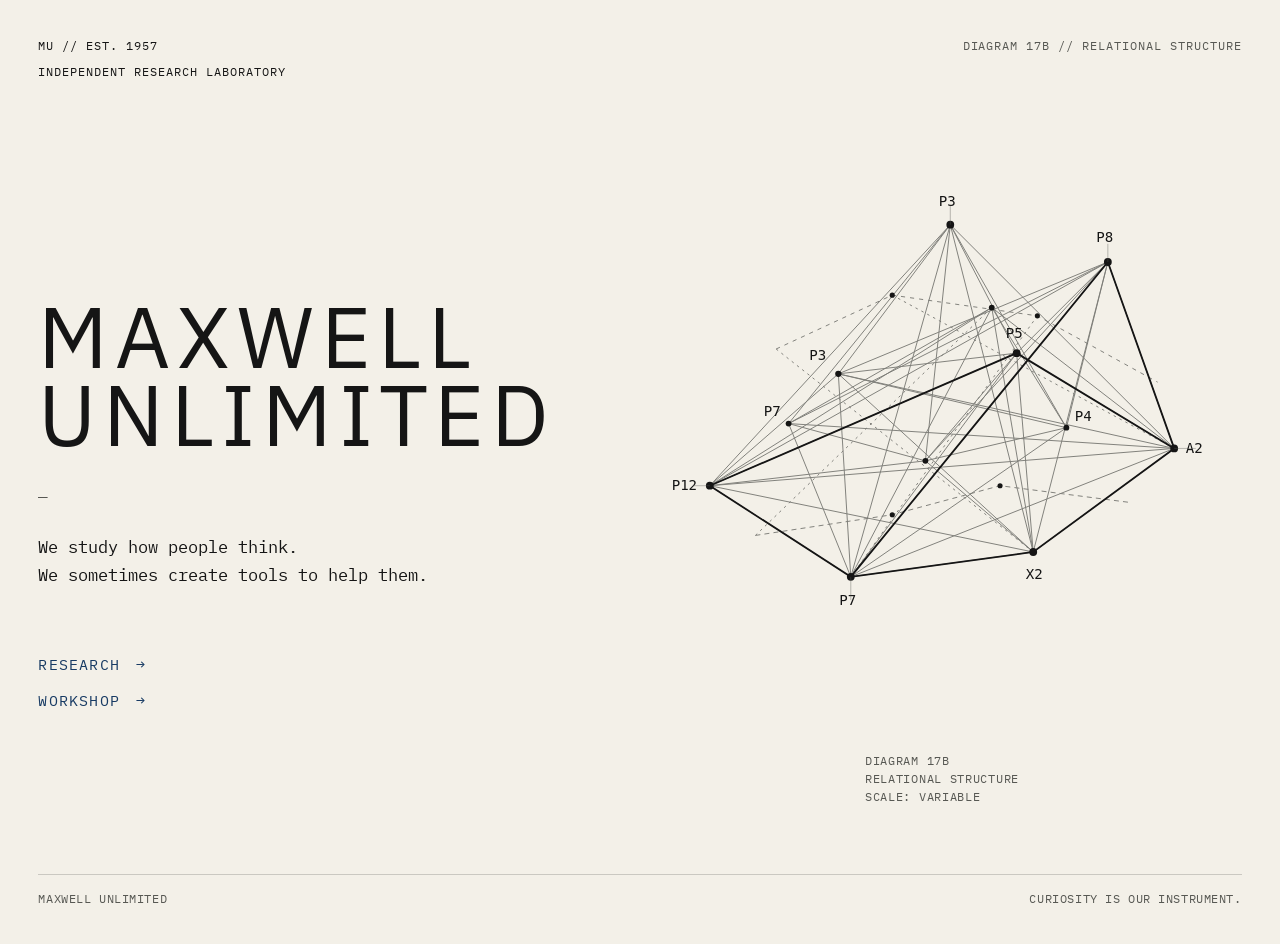
<file: index.html>
<!doctype html>
<html lang="en">
<head>
  <meta charset="utf-8">
  <meta name="viewport" content="width=device-width, initial-scale=1">
  <meta name="description" content="Maxwell Unlimited is an independent research laboratory studying how people think and sometimes creating tools to help them.">
  <title>Maxwell Unlimited</title>
  <link rel="preconnect" href="https://fonts.googleapis.com">
  <link rel="preconnect" href="https://fonts.gstatic.com" crossorigin>
  <link href="https://fonts.googleapis.com/css2?family=IBM+Plex+Mono:wght@400;500&family=IBM+Plex+Sans:wght@400;500&display=swap" rel="stylesheet">
  <link rel="stylesheet" href="styles.css">
</head>
<body>
  <a class="skip-link" href="#main">Skip to content</a>

  <div class="site-shell">
    <header class="site-meta" aria-label="Site information">
      <div class="site-meta__left">
        <span>MU // EST. 1957</span>
        <span>Independent Research Laboratory</span>
      </div>
      <div class="site-meta__right">Diagram 17B // Relational Structure</div>
    </header>

    <main class="hero" id="main">
      <section class="hero-copy" aria-labelledby="site-title">
        <h1 class="wordmark" id="site-title"><span>Maxwell</span><span>Unlimited</span></h1>
        <div class="divider-mark" aria-hidden="true">—</div>
        <p class="statement">We study how people think.<br>We sometimes create tools to help them.</p>

        <nav class="primary-links" aria-label="Primary">
          <a class="primary-link" href="research.html">Research</a>
          <a class="primary-link" href="workshop.html">Workshop</a>
        </nav>
      </section>

      <figure class="diagram-wrap">
        <img src="diagram.svg" alt="Abstract relational structure formed by labeled points and connecting lines.">
        <figcaption class="diagram-caption">Diagram 17B<br>Relational Structure<br>Scale: Variable</figcaption>
      </figure>
    </main>

    <footer class="site-footer">
      <span>Maxwell Unlimited</span>
      <span>Curiosity is our instrument.</span>
    </footer>
  </div>
</body>
</html>
</file>
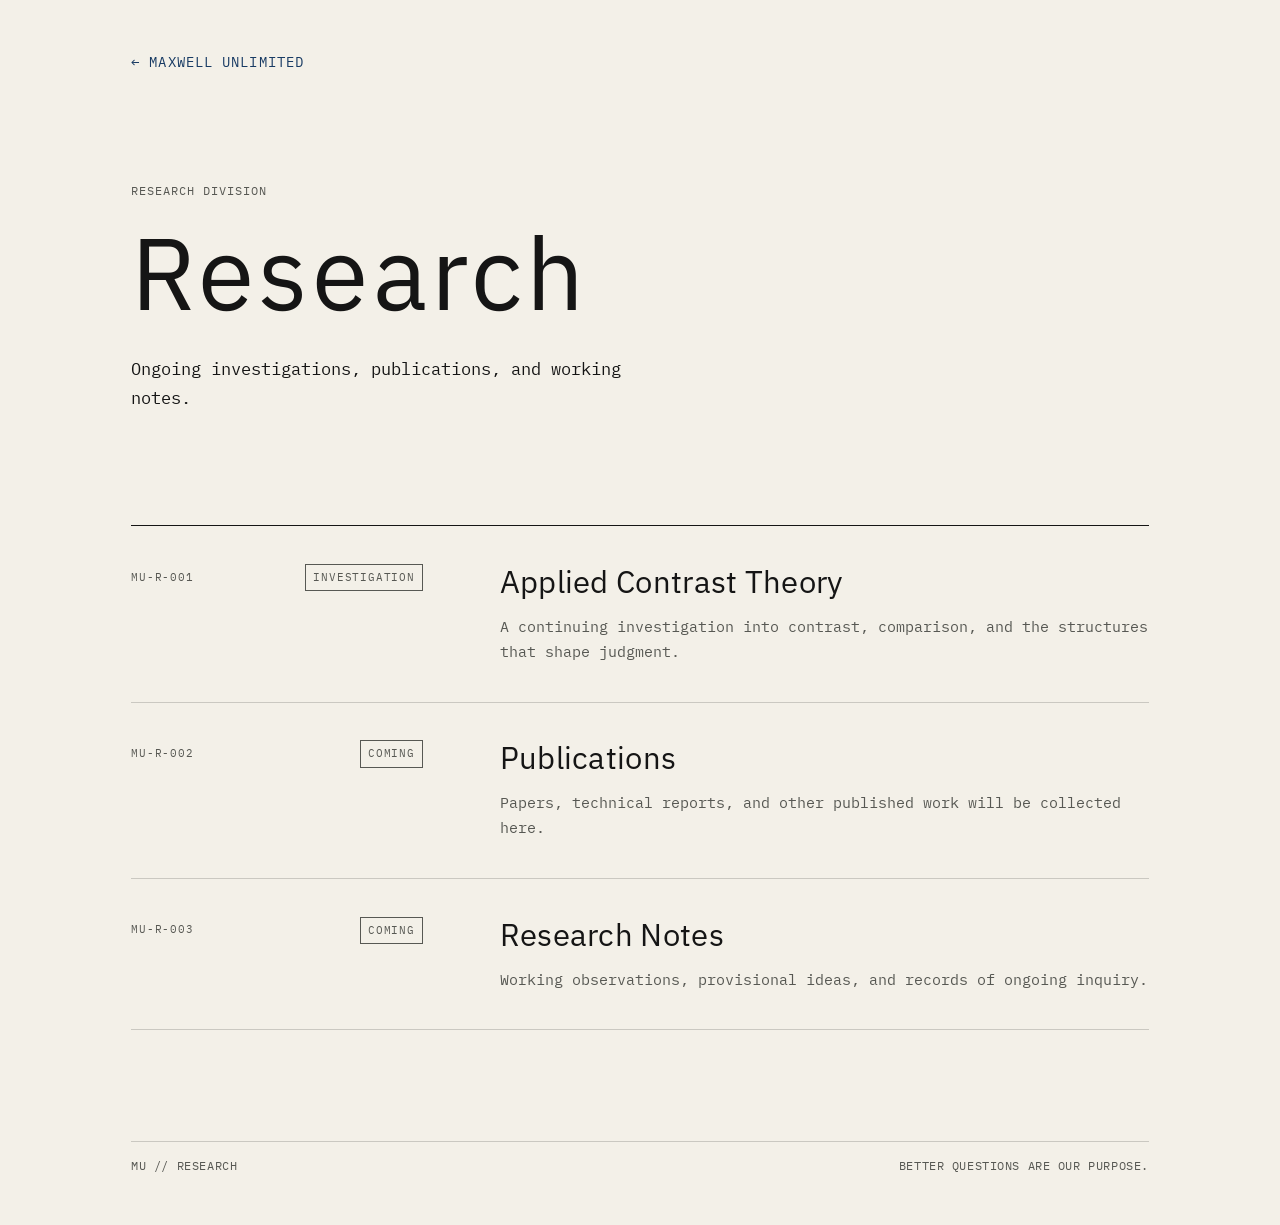
<file: research.html>
<!doctype html>
<html lang="en">
<head>
  <meta charset="utf-8">
  <meta name="viewport" content="width=device-width, initial-scale=1">
  <meta name="description" content="Research at Maxwell Unlimited.">
  <title>Research — Maxwell Unlimited</title>
  <link rel="preconnect" href="https://fonts.googleapis.com">
  <link rel="preconnect" href="https://fonts.gstatic.com" crossorigin>
  <link href="https://fonts.googleapis.com/css2?family=IBM+Plex+Mono:wght@400;500&amp;family=IBM+Plex+Sans:wght@400;500&amp;display=swap" rel="stylesheet">
  <link rel="stylesheet" href="styles.css">
</head>
<body>
  <a class="skip-link" href="#main">Skip to content</a>
  <div class="subpage-shell">
    <header><a class="back-link" href="index.html">← Maxwell Unlimited</a></header>
    <main class="subpage-main" id="main">
      <header class="subpage-intro">
        <p class="eyebrow">Research Division</p>
        <h1 class="subpage-title">Research</h1>
        <p class="subpage-copy">Ongoing investigations, publications, and working notes.</p>
      </header>

      <section class="project-index" aria-label="Research areas">
        <article class="project-entry">
          <div class="project-entry__meta">
            <span class="project-code">MU-R-001</span>
            <span class="section-label">Investigation</span>
          </div>
          <div class="project-entry__body">
            <h2>Applied Contrast Theory</h2>
            <p>A continuing investigation into contrast, comparison, and the structures that shape judgment.</p>
          </div>
        </article>

        <article class="project-entry">
          <div class="project-entry__meta">
            <span class="project-code">MU-R-002</span>
            <span class="status-label status-label--quiet">Coming</span>
          </div>
          <div class="project-entry__body">
            <h2>Publications</h2>
            <p>Papers, technical reports, and other published work will be collected here.</p>
          </div>
        </article>

        <article class="project-entry">
          <div class="project-entry__meta">
            <span class="project-code">MU-R-003</span>
            <span class="status-label status-label--quiet">Coming</span>
          </div>
          <div class="project-entry__body">
            <h2>Research Notes</h2>
            <p>Working observations, provisional ideas, and records of ongoing inquiry.</p>
          </div>
        </article>
      </section>
    </main>
    <footer class="site-footer"><span>MU // Research</span><span>Better questions are our purpose.</span></footer>
  </div>
</body>
</html>
</file>
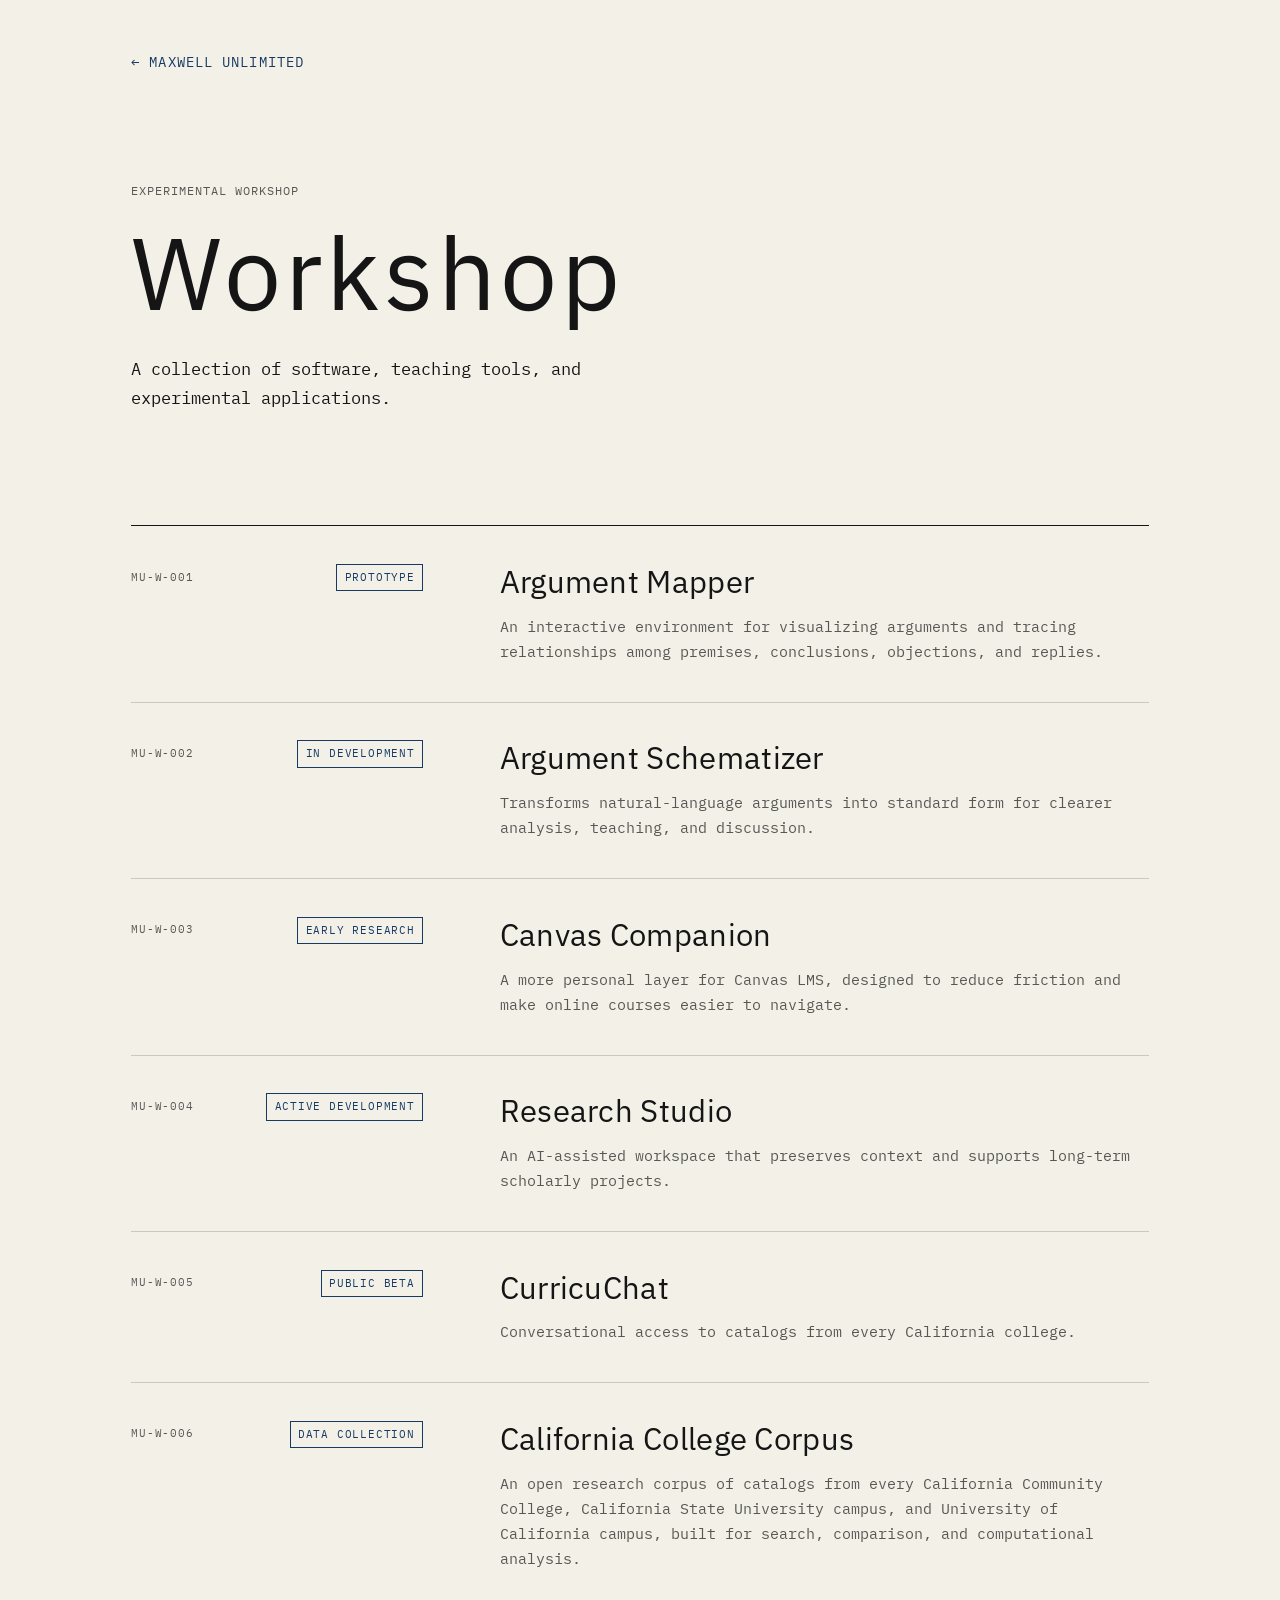
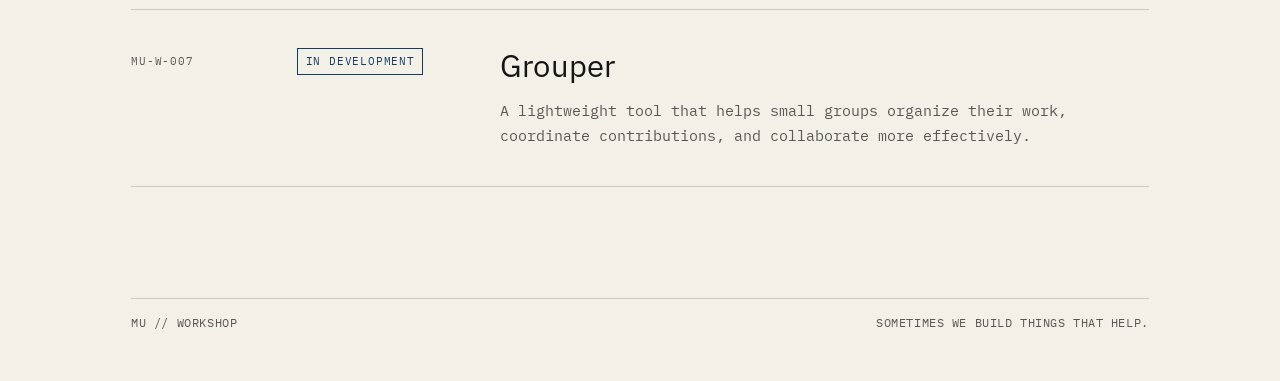
<file: workshop.html>
<!doctype html>
<html lang="en">
<head>
  <meta charset="utf-8">
  <meta name="viewport" content="width=device-width, initial-scale=1">
  <meta name="description" content="Workshop projects at Maxwell Unlimited.">
  <title>Workshop — Maxwell Unlimited</title>
  <link rel="preconnect" href="https://fonts.googleapis.com">
  <link rel="preconnect" href="https://fonts.gstatic.com" crossorigin>
  <link href="https://fonts.googleapis.com/css2?family=IBM+Plex+Mono:wght@400;500&amp;family=IBM+Plex+Sans:wght@400;500&amp;display=swap" rel="stylesheet">
  <link rel="stylesheet" href="styles.css">
</head>
<body>
  <a class="skip-link" href="#main">Skip to content</a>
  <div class="subpage-shell">
    <header><a class="back-link" href="index.html">← Maxwell Unlimited</a></header>
    <main class="subpage-main" id="main">
      <header class="subpage-intro">
        <p class="eyebrow">Experimental Workshop</p>
        <h1 class="subpage-title">Workshop</h1>
        <p class="subpage-copy">A collection of software, teaching tools, and experimental applications.</p>
      </header>

      <section class="project-index" aria-label="Workshop projects">
        <article class="project-entry">
          <div class="project-entry__meta">
            <span class="project-code">MU-W-001</span>
            <span class="status-label">Prototype</span>
          </div>
          <div class="project-entry__body">
            <h2>Argument Mapper</h2>
            <p>An interactive environment for visualizing arguments and tracing relationships among premises, conclusions, objections, and replies.</p>
          </div>
        </article>

        <article class="project-entry">
          <div class="project-entry__meta">
            <span class="project-code">MU-W-002</span>
            <span class="status-label">In Development</span>
          </div>
          <div class="project-entry__body">
            <h2>Argument Schematizer</h2>
            <p>Transforms natural-language arguments into standard form for clearer analysis, teaching, and discussion.</p>
          </div>
        </article>

        <article class="project-entry">
          <div class="project-entry__meta">
            <span class="project-code">MU-W-003</span>
            <span class="status-label">Early Research</span>
          </div>
          <div class="project-entry__body">
            <h2>Canvas Companion</h2>
            <p>A more personal layer for Canvas LMS, designed to reduce friction and make online courses easier to navigate.</p>
          </div>
        </article>

        <article class="project-entry">
          <div class="project-entry__meta">
            <span class="project-code">MU-W-004</span>
            <span class="status-label">Active Development</span>
          </div>
          <div class="project-entry__body">
            <h2>Research Studio</h2>
            <p>An AI-assisted workspace that preserves context and supports long-term scholarly projects.</p>
          </div>
        </article>

        <article class="project-entry">
          <div class="project-entry__meta">
            <span class="project-code">MU-W-005</span>
            <span class="status-label">Public Beta</span>
          </div>
          <div class="project-entry__body">
            <h2>CurricuChat</h2>
            <p>Conversational access to catalogs from every California college.</p>
          </div>
        </article>

        <article class="project-entry">
          <div class="project-entry__meta">
            <span class="project-code">MU-W-006</span>
            <span class="status-label">Data Collection</span>
          </div>
          <div class="project-entry__body">
            <h2>California College Corpus</h2>
            <p>An open research corpus of catalogs from every California Community College, California State University campus, and University of California campus, built for search, comparison, and computational analysis.</p>
          </div>
        </article>

        <article class="project-entry">
          <div class="project-entry__meta">
            <span class="project-code">MU-W-007</span>
            <span class="status-label">In Development</span>
          </div>
          <div class="project-entry__body">
            <h2>Grouper</h2>
            <p>A lightweight tool that helps small groups organize their work, coordinate contributions, and collaborate more effectively.</p>
          </div>
        </article>
      </section>
    </main>
    <footer class="site-footer"><span>MU // Workshop</span><span>Sometimes we build things that help.</span></footer>
  </div>
</body>
</html>
</file>
<file: styles.css>
:root {
  --paper: #f3f0e8;
  --ink: #151515;
  --graphite: #575853;
  --accent: #173a63;
  --line: rgba(21, 21, 21, 0.18);
  --max-width: 1540px;
}

* {
  box-sizing: border-box;
}

html {
  background: var(--paper);
  color: var(--ink);
  font-family: "IBM Plex Mono", "SFMono-Regular", Consolas, "Liberation Mono", monospace;
}

body {
  margin: 0;
  min-height: 100vh;
  background: var(--paper);
}

a {
  color: inherit;
}

.skip-link {
  position: absolute;
  top: 0;
  left: 0;
  transform: translateY(-120%);
  padding: 0.75rem 1rem;
  background: var(--ink);
  color: var(--paper);
  z-index: 10;
}

.skip-link:focus {
  transform: translateY(0);
}

.site-shell {
  width: min(100%, var(--max-width));
  min-height: 100vh;
  margin: 0 auto;
  padding: clamp(1.5rem, 3vw, 3.25rem);
  display: grid;
  grid-template-rows: auto 1fr auto;
  gap: clamp(2rem, 4vw, 4rem);
}

.site-meta {
  display: flex;
  justify-content: space-between;
  gap: 2rem;
  font-size: 0.76rem;
  letter-spacing: 0.08em;
  text-transform: uppercase;
}

.site-meta__left {
  display: grid;
  gap: 0.65rem;
}

.site-meta__right {
  color: var(--graphite);
  text-align: right;
}

.hero {
  display: grid;
  grid-template-columns: minmax(18rem, 0.78fr) minmax(26rem, 1.22fr);
  align-items: center;
  gap: clamp(3rem, 7vw, 8rem);
}

.hero-copy {
  align-self: center;
  max-width: 34rem;
  padding-top: clamp(1rem, 6vh, 6rem);
}

.wordmark {
  margin: 0;
  font-family: "IBM Plex Sans", Arial, Helvetica, sans-serif;
  font-weight: 400;
  font-size: clamp(3.6rem, 6.7vw, 7.8rem);
  line-height: 0.92;
  letter-spacing: 0.08em;
  text-transform: uppercase;
}

.wordmark span {
  display: block;
}

.divider-mark {
  margin: 2rem 0 1.65rem;
  color: var(--graphite);
}

.statement {
  margin: 0;
  max-width: 30rem;
  font-size: clamp(1rem, 1.3vw, 1.28rem);
  line-height: 1.72;
}

.primary-links {
  display: grid;
  gap: 1rem;
  margin-top: clamp(2.5rem, 5vw, 4.5rem);
}

.primary-link {
  width: fit-content;
  display: inline-flex;
  align-items: center;
  gap: 1rem;
  color: var(--accent);
  text-decoration: none;
  text-transform: uppercase;
  letter-spacing: 0.08em;
  font-size: 0.95rem;
}

.primary-link::after {
  content: "→";
  transition: transform 160ms ease;
}

.primary-link:hover::after,
.primary-link:focus-visible::after {
  transform: translateX(0.28rem);
}

.primary-link:focus-visible,
.back-link:focus-visible {
  outline: 2px solid var(--accent);
  outline-offset: 0.4rem;
}

.diagram-wrap {
  width: 100%;
  align-self: center;
}

.diagram-wrap svg {
  display: block;
  width: 100%;
  height: auto;
  overflow: visible;
}

.diagram-caption {
  width: fit-content;
  margin: 1.4rem auto 0;
  color: var(--graphite);
  font-size: 0.73rem;
  line-height: 1.55;
  letter-spacing: 0.06em;
  text-transform: uppercase;
}

.site-footer {
  display: flex;
  justify-content: space-between;
  gap: 2rem;
  padding-top: 1rem;
  border-top: 1px solid var(--line);
  color: var(--graphite);
  font-size: 0.72rem;
  letter-spacing: 0.05em;
  text-transform: uppercase;
}

.subpage-shell {
  width: min(100%, 1120px);
  min-height: 100vh;
  margin: 0 auto;
  padding: clamp(1.5rem, 4vw, 4rem);
  display: grid;
  grid-template-rows: auto 1fr auto;
  gap: 3rem;
}

.subpage-main {
  align-self: start;
  width: 100%;
  padding: clamp(2rem, 7vh, 6rem) 0;
}

.subpage-intro {
  max-width: 42rem;
}

.eyebrow {
  margin: 0 0 1.5rem;
  color: var(--graphite);
  font-size: 0.78rem;
  letter-spacing: 0.08em;
  text-transform: uppercase;
}

.subpage-title {
  margin: 0;
  font-family: "IBM Plex Sans", Arial, Helvetica, sans-serif;
  font-weight: 400;
  font-size: clamp(3.2rem, 8vw, 6.8rem);
  line-height: 0.98;
  letter-spacing: 0.04em;
}

.subpage-copy {
  margin: 2rem 0 0;
  max-width: 34rem;
  font-size: 1.05rem;
  line-height: 1.75;
}

.project-index {
  margin-top: clamp(4rem, 9vw, 7rem);
  border-top: 1px solid var(--ink);
}

.project-entry {
  display: grid;
  grid-template-columns: minmax(12rem, 0.62fr) minmax(0, 1.38fr);
  gap: clamp(2rem, 6vw, 6rem);
  padding: clamp(1.5rem, 3vw, 2.35rem) 0;
  border-bottom: 1px solid var(--line);
}

.project-entry__meta {
  display: flex;
  align-items: flex-start;
  justify-content: space-between;
  gap: 1rem;
  color: var(--graphite);
  font-size: 0.7rem;
  line-height: 1.4;
  letter-spacing: 0.07em;
  text-transform: uppercase;
}

.project-code {
  padding-top: 0.35rem;
  white-space: nowrap;
}

.status-label,
.section-label {
  padding: 0.3rem 0.45rem;
  border: 1px solid currentColor;
  color: var(--accent);
  text-align: right;
}

.section-label,
.status-label--quiet {
  color: var(--graphite);
}

.project-entry__body h2 {
  margin: 0;
  font-family: "IBM Plex Sans", Arial, Helvetica, sans-serif;
  font-size: clamp(1.45rem, 2.4vw, 2.15rem);
  font-weight: 400;
  line-height: 1.15;
  letter-spacing: 0.01em;
}

.project-entry__body p {
  margin: 0.9rem 0 0;
  max-width: 42rem;
  color: var(--graphite);
  font-size: 0.93rem;
  line-height: 1.7;
}

.back-link {
  display: inline-flex;
  gap: 0.75rem;
  width: fit-content;
  color: var(--accent);
  text-decoration: none;
  text-transform: uppercase;
  letter-spacing: 0.08em;
  font-size: 0.86rem;
}

@media (max-width: 900px) {
  .site-shell {
    min-height: auto;
  }

  .hero {
    grid-template-columns: 1fr;
    gap: 3.5rem;
  }

  .hero-copy {
    padding-top: 1rem;
  }

  .diagram-wrap {
    max-width: 760px;
    margin: 0 auto;
  }
}

@media (max-width: 600px) {
  .site-meta,
  .site-footer {
    display: grid;
  }

  .site-meta__right {
    text-align: left;
  }

  .wordmark {
    font-size: clamp(3rem, 17vw, 5.2rem);
    letter-spacing: 0.05em;
  }

  .statement {
    font-size: 1rem;
  }

  .project-entry {
    grid-template-columns: 1fr;
    gap: 1.35rem;
  }

  .project-entry__meta {
    align-items: center;
  }
}

@media (prefers-reduced-motion: reduce) {
  *,
  *::before,
  *::after {
    scroll-behavior: auto !important;
    transition-duration: 0.01ms !important;
  }
}
</file>
